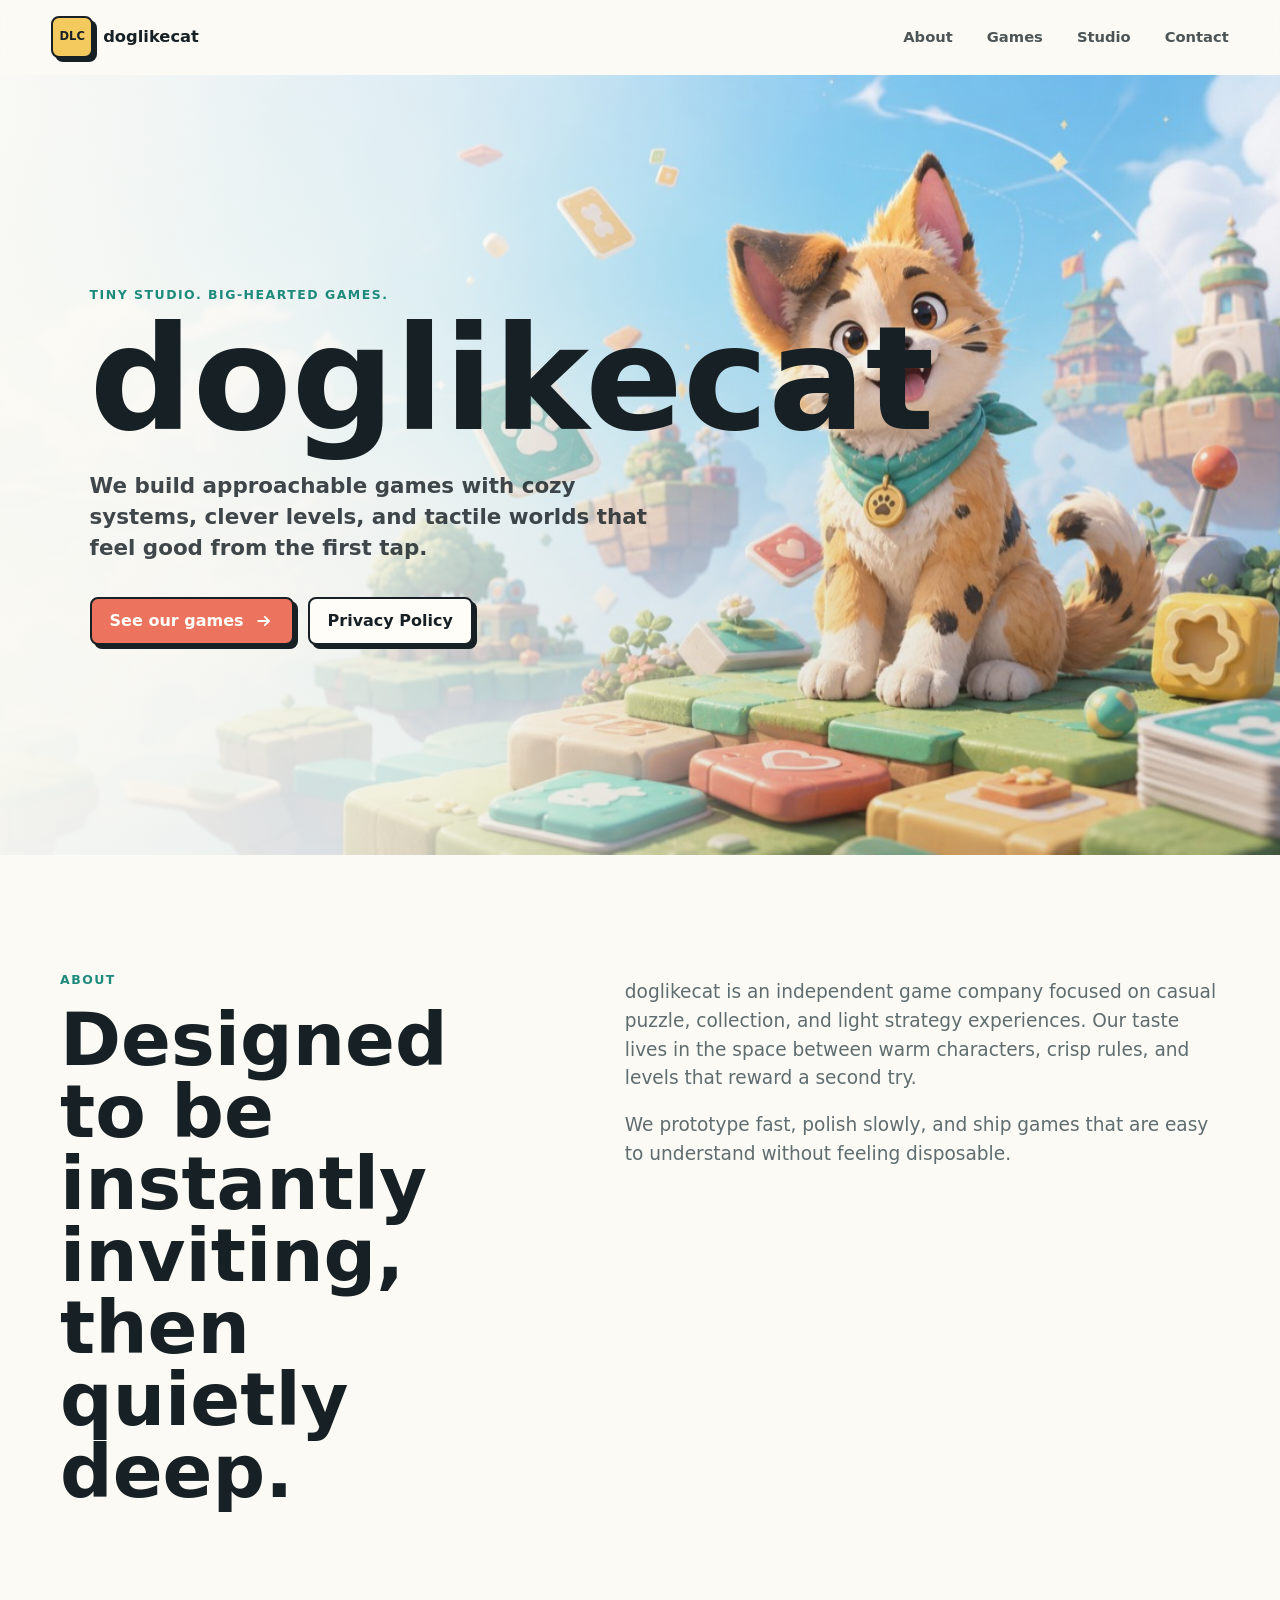
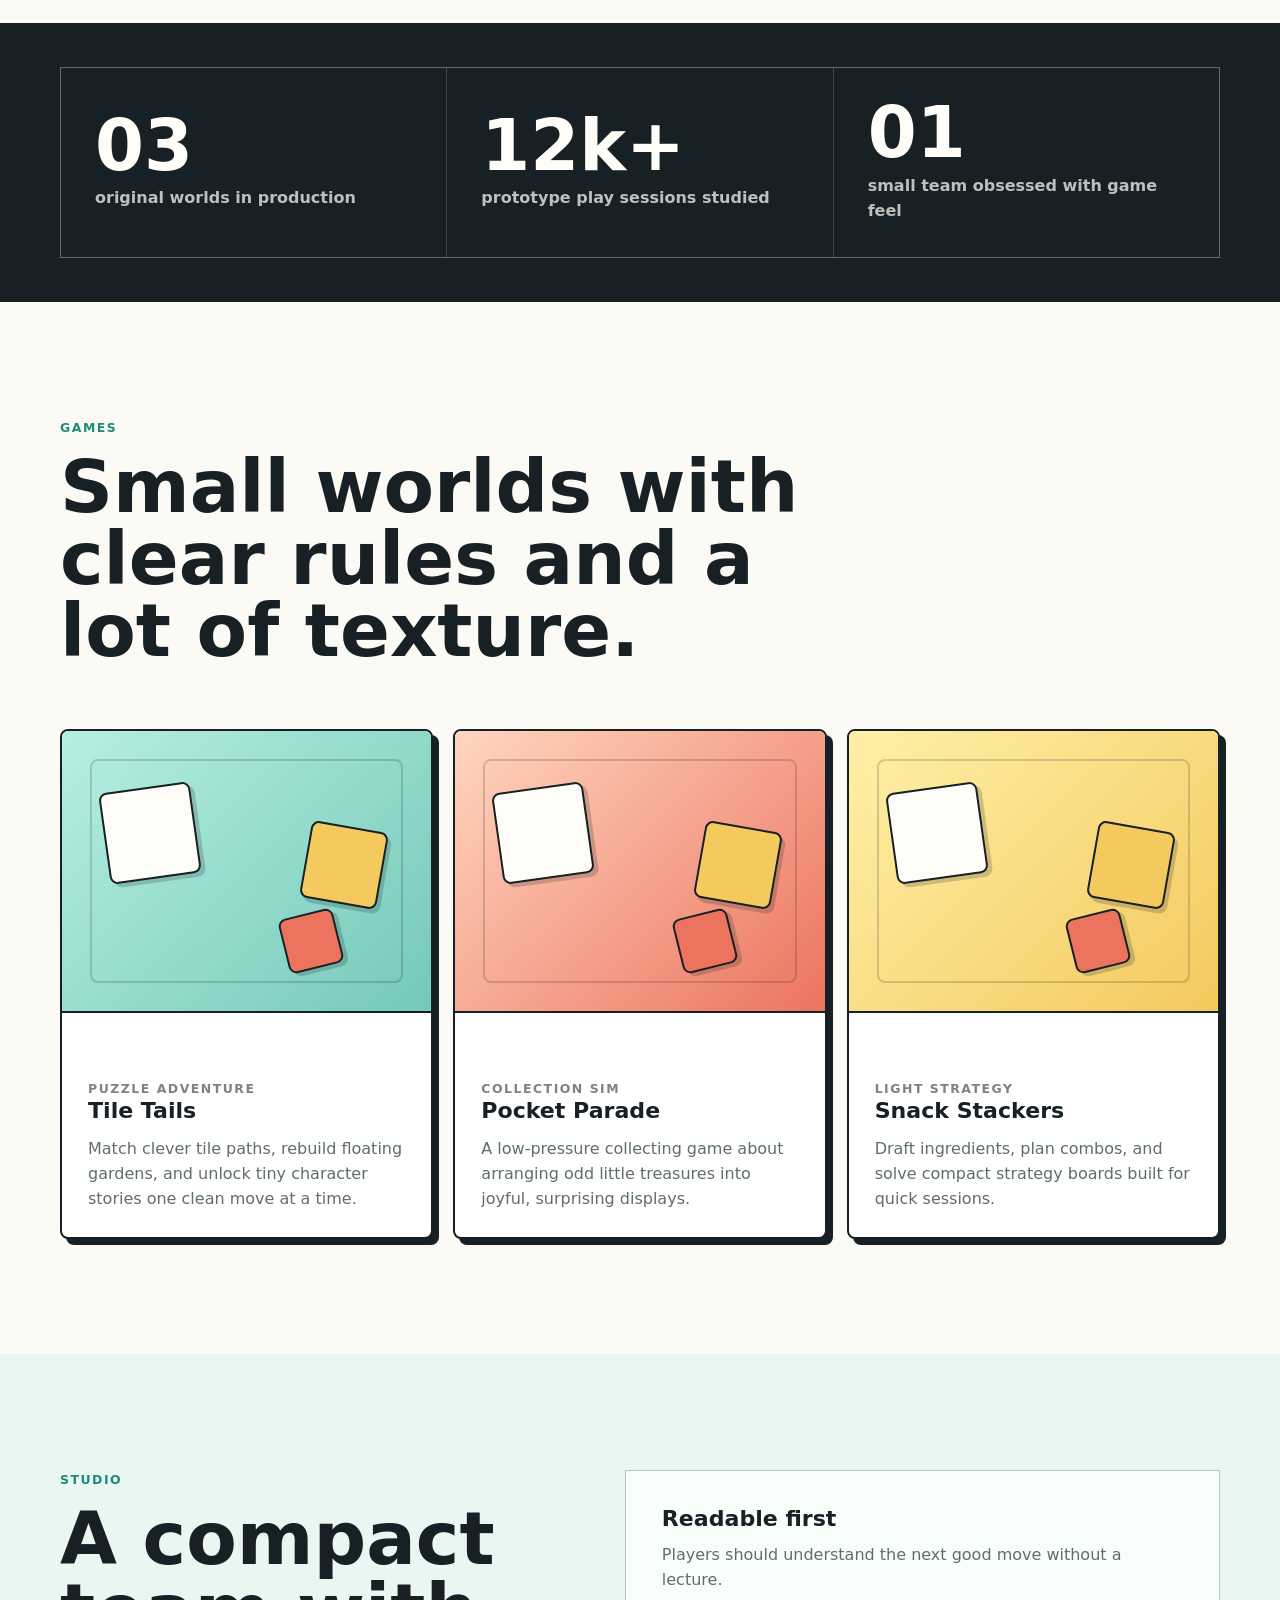
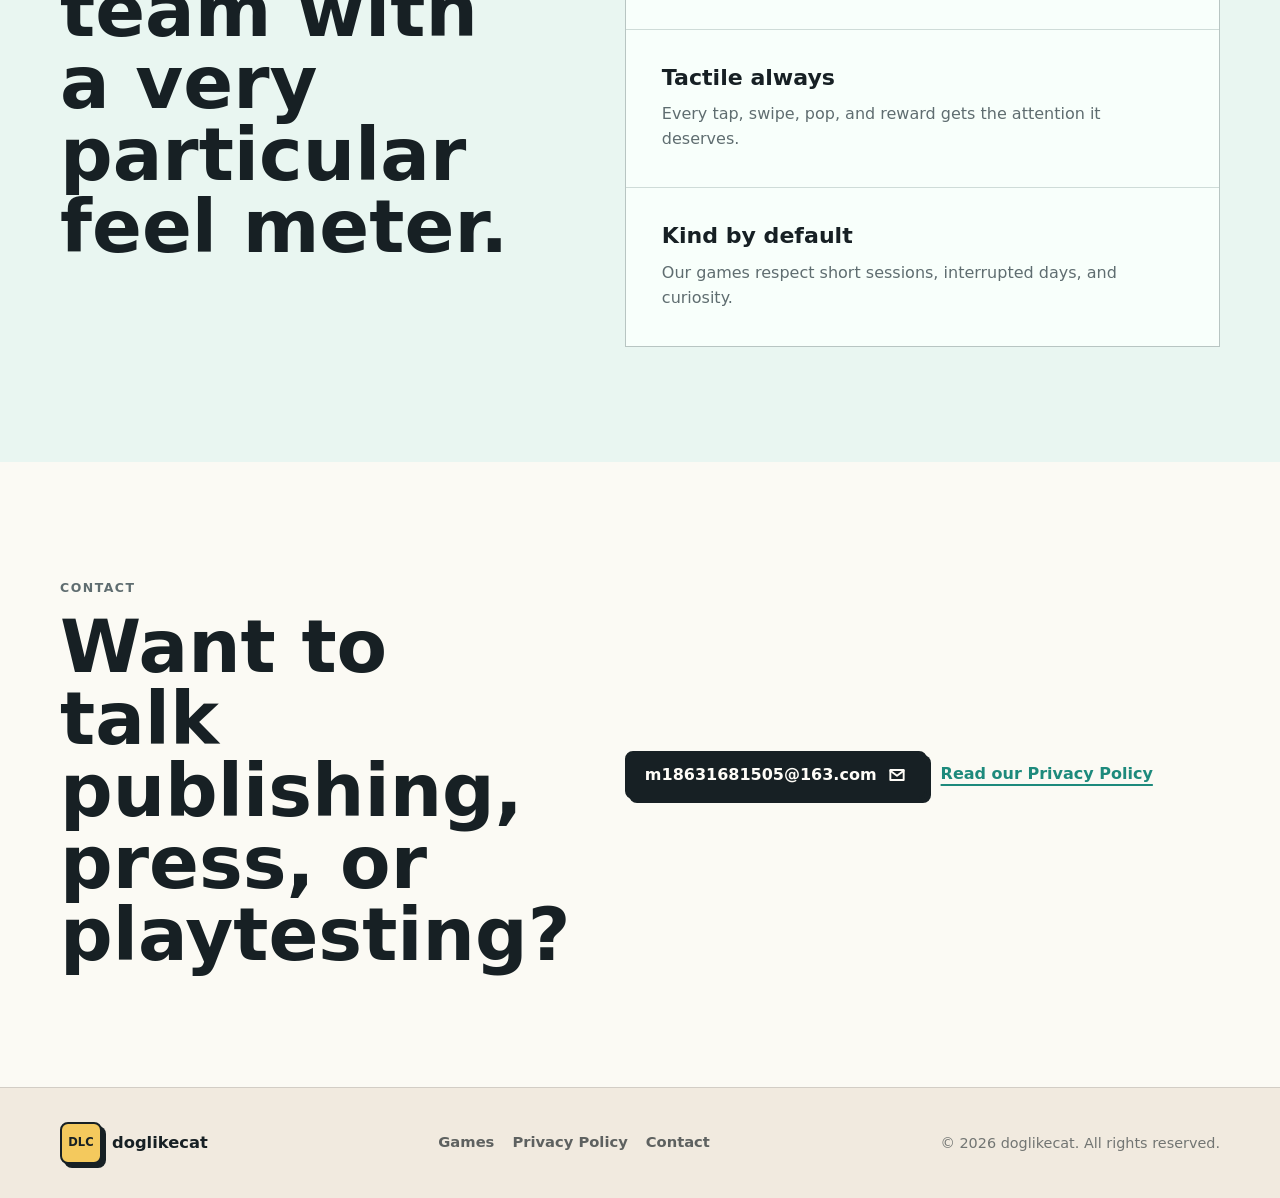
<file: index.html>
<!doctype html>
<html lang="en">
  <head>
    <meta charset="utf-8" />
    <meta name="viewport" content="width=device-width, initial-scale=1" />
    <title>doglikecat | Playful Indie Games</title>
    <meta
      name="description"
      content="doglikecat is a small game studio making warm, tactile, and replayable casual games."
    />
    <link rel="stylesheet" href="styles.css" />
  </head>
  <body>
    <header class="site-header" data-header>
      <a class="brand" href="index.html" aria-label="doglikecat home">
        <span class="brand-mark" aria-hidden="true">dlc</span>
        <span>doglikecat</span>
      </a>

      <nav class="site-nav" aria-label="Main navigation">
        <a href="#about">About</a>
        <a href="#games">Games</a>
        <a href="#studio">Studio</a>
        <a href="#contact">Contact</a>
      </nav>
    </header>

    <main>
      <section class="hero" aria-labelledby="hero-title">
        <img
          class="hero-image"
          src="[data-uri]"
          alt="A bright casual game world with floating tiles and the doglikecat mascot"
        />
        <div class="hero-shade" aria-hidden="true"></div>
        <div class="hero-content">
          <p class="eyebrow">Tiny studio. Big-hearted games.</p>
          <h1 id="hero-title">doglikecat</h1>
          <p class="hero-copy">
            We build approachable games with cozy systems, clever levels, and
            tactile worlds that feel good from the first tap.
          </p>
          <div class="hero-actions" aria-label="Primary actions">
            <a class="button button-primary" href="#games">
              <span>See our games</span>
              <svg viewBox="0 0 24 24" aria-hidden="true">
                <path d="M5 12h13m-5-5 5 5-5 5" />
              </svg>
            </a>
            <a class="button button-secondary" href="privacy.html">
              <span>Privacy Policy</span>
            </a>
          </div>
        </div>
      </section>

      <section class="intro" id="about" aria-labelledby="about-title">
        <div class="section-inner intro-grid">
          <div>
            <p class="section-kicker">About</p>
            <h2 id="about-title">Designed to be instantly inviting, then quietly deep.</h2>
          </div>
          <div class="intro-copy">
            <p>
              doglikecat is an independent game company focused on casual
              puzzle, collection, and light strategy experiences. Our taste
              lives in the space between warm characters, crisp rules, and
              levels that reward a second try.
            </p>
            <p>
              We prototype fast, polish slowly, and ship games that are easy to
              understand without feeling disposable.
            </p>
          </div>
        </div>
      </section>

      <section class="metrics" aria-label="Studio highlights">
        <div class="section-inner metrics-grid">
          <div class="metric">
            <strong>03</strong>
            <span>original worlds in production</span>
          </div>
          <div class="metric">
            <strong>12k+</strong>
            <span>prototype play sessions studied</span>
          </div>
          <div class="metric">
            <strong>01</strong>
            <span>small team obsessed with game feel</span>
          </div>
        </div>
      </section>

      <section class="games" id="games" aria-labelledby="games-title">
        <div class="section-inner">
          <div class="section-heading">
            <p class="section-kicker">Games</p>
            <h2 id="games-title">Small worlds with clear rules and a lot of texture.</h2>
          </div>

          <div class="game-list">
            <article class="game-tile game-mint">
              <div class="game-art" aria-hidden="true">
                <span></span>
                <span></span>
                <span></span>
              </div>
              <div class="game-body">
                <p class="tag">Puzzle Adventure</p>
                <h3>Tile Tails</h3>
                <p>
                  Match clever tile paths, rebuild floating gardens, and unlock
                  tiny character stories one clean move at a time.
                </p>
              </div>
            </article>

            <article class="game-tile game-coral">
              <div class="game-art" aria-hidden="true">
                <span></span>
                <span></span>
                <span></span>
              </div>
              <div class="game-body">
                <p class="tag">Collection Sim</p>
                <h3>Pocket Parade</h3>
                <p>
                  A low-pressure collecting game about arranging odd little
                  treasures into joyful, surprising displays.
                </p>
              </div>
            </article>

            <article class="game-tile game-sun">
              <div class="game-art" aria-hidden="true">
                <span></span>
                <span></span>
                <span></span>
              </div>
              <div class="game-body">
                <p class="tag">Light Strategy</p>
                <h3>Snack Stackers</h3>
                <p>
                  Draft ingredients, plan combos, and solve compact strategy
                  boards built for quick sessions.
                </p>
              </div>
            </article>
          </div>
        </div>
      </section>

      <section class="studio" id="studio" aria-labelledby="studio-title">
        <div class="section-inner studio-grid">
          <div>
            <p class="section-kicker">Studio</p>
            <h2 id="studio-title">A compact team with a very particular feel meter.</h2>
          </div>
          <div class="principles">
            <div>
              <h3>Readable first</h3>
              <p>Players should understand the next good move without a lecture.</p>
            </div>
            <div>
              <h3>Tactile always</h3>
              <p>Every tap, swipe, pop, and reward gets the attention it deserves.</p>
            </div>
            <div>
              <h3>Kind by default</h3>
              <p>Our games respect short sessions, interrupted days, and curiosity.</p>
            </div>
          </div>
        </div>
      </section>

      <section class="contact" id="contact" aria-labelledby="contact-title">
        <div class="section-inner contact-grid">
          <div>
            <p class="section-kicker">Contact</p>
            <h2 id="contact-title">Want to talk publishing, press, or playtesting?</h2>
          </div>
          <div class="contact-actions">
            <a class="button button-dark" href="mailto:m18631681505@163.com">
              <span>m18631681505@163.com</span>
              <svg viewBox="0 0 24 24" aria-hidden="true">
                <path d="M4 6h16v12H4z" />
                <path d="m4 7 8 6 8-6" />
              </svg>
            </a>
            <a class="text-link" href="privacy.html">Read our Privacy Policy</a>
          </div>
        </div>
      </section>
    </main>

    <footer class="site-footer">
      <div class="section-inner footer-grid">
        <a class="brand footer-brand" href="index.html" aria-label="doglikecat home">
          <span class="brand-mark" aria-hidden="true">dlc</span>
          <span>doglikecat</span>
        </a>
        <div class="footer-links">
          <a href="#games">Games</a>
          <a href="privacy.html">Privacy Policy</a>
          <a href="mailto:m18631681505@163.com">Contact</a>
        </div>
        <p>© 2026 doglikecat. All rights reserved.</p>
      </div>
    </footer>

    <script src="script.js"></script>
  </body>
</html>
</file>
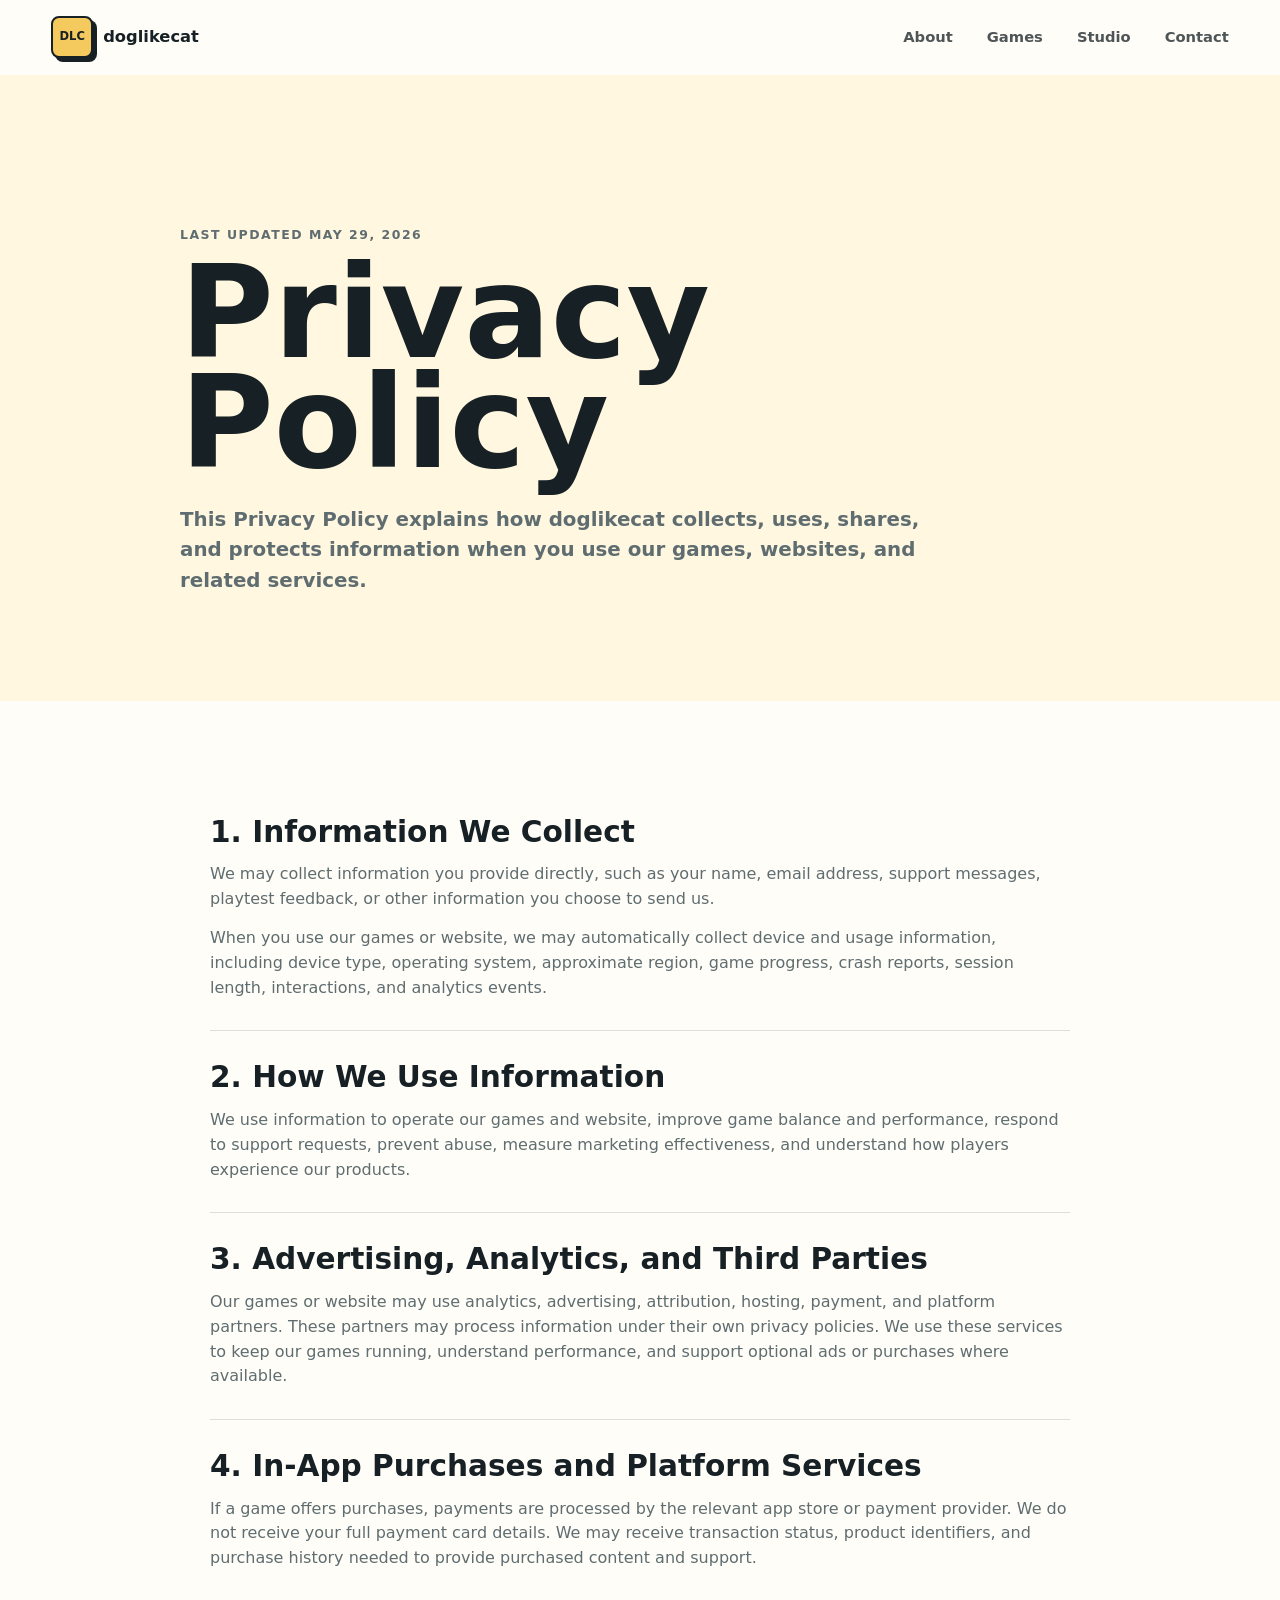
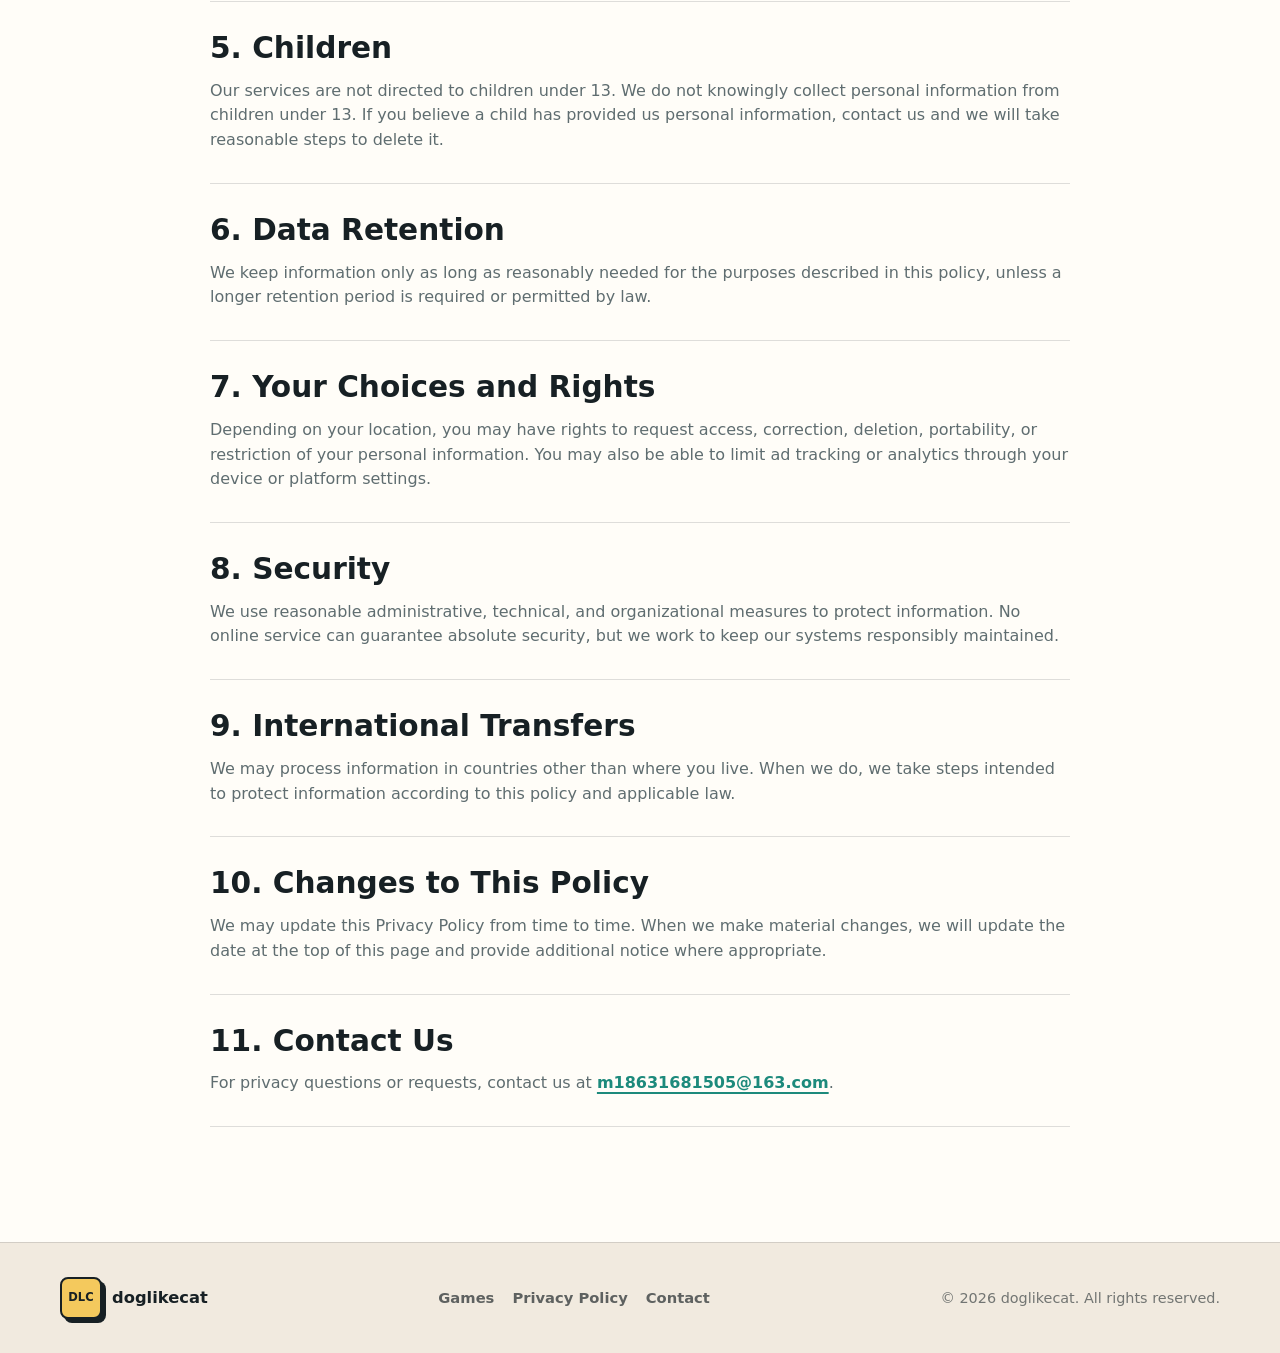
<file: privacy.html>
<!doctype html>
<html lang="en">
  <head>
    <meta charset="utf-8" />
    <meta name="viewport" content="width=device-width, initial-scale=1" />
    <title>Privacy Policy | doglikecat</title>
    <meta
      name="description"
      content="Privacy Policy for doglikecat games, websites, and services."
    />
    <link rel="stylesheet" href="styles.css" />
  </head>
  <body class="policy-page">
    <header class="site-header policy-header" data-header>
      <a class="brand" href="index.html" aria-label="doglikecat home">
        <span class="brand-mark" aria-hidden="true">dlc</span>
        <span>doglikecat</span>
      </a>

      <nav class="site-nav" aria-label="Main navigation">
        <a href="index.html#about">About</a>
        <a href="index.html#games">Games</a>
        <a href="index.html#studio">Studio</a>
        <a href="index.html#contact">Contact</a>
      </nav>
    </header>

    <main>
      <section class="policy-hero" aria-labelledby="policy-title">
        <div class="section-inner">
          <p class="eyebrow">Last updated May 29, 2026</p>
          <h1 id="policy-title">Privacy Policy</h1>
          <p>
            This Privacy Policy explains how doglikecat collects, uses, shares,
            and protects information when you use our games, websites, and
            related services.
          </p>
        </div>
      </section>

      <section class="policy-content" aria-label="Privacy policy details">
        <div class="policy-inner">
          <article>
            <h2>1. Information We Collect</h2>
            <p>
              We may collect information you provide directly, such as your name,
              email address, support messages, playtest feedback, or other
              information you choose to send us.
            </p>
            <p>
              When you use our games or website, we may automatically collect
              device and usage information, including device type, operating
              system, approximate region, game progress, crash reports, session
              length, interactions, and analytics events.
            </p>
          </article>

          <article>
            <h2>2. How We Use Information</h2>
            <p>
              We use information to operate our games and website, improve game
              balance and performance, respond to support requests, prevent
              abuse, measure marketing effectiveness, and understand how players
              experience our products.
            </p>
          </article>

          <article>
            <h2>3. Advertising, Analytics, and Third Parties</h2>
            <p>
              Our games or website may use analytics, advertising, attribution,
              hosting, payment, and platform partners. These partners may process
              information under their own privacy policies. We use these services
              to keep our games running, understand performance, and support
              optional ads or purchases where available.
            </p>
          </article>

          <article>
            <h2>4. In-App Purchases and Platform Services</h2>
            <p>
              If a game offers purchases, payments are processed by the relevant
              app store or payment provider. We do not receive your full payment
              card details. We may receive transaction status, product
              identifiers, and purchase history needed to provide purchased
              content and support.
            </p>
          </article>

          <article>
            <h2>5. Children</h2>
            <p>
              Our services are not directed to children under 13. We do not
              knowingly collect personal information from children under 13. If
              you believe a child has provided us personal information, contact
              us and we will take reasonable steps to delete it.
            </p>
          </article>

          <article>
            <h2>6. Data Retention</h2>
            <p>
              We keep information only as long as reasonably needed for the
              purposes described in this policy, unless a longer retention period
              is required or permitted by law.
            </p>
          </article>

          <article>
            <h2>7. Your Choices and Rights</h2>
            <p>
              Depending on your location, you may have rights to request access,
              correction, deletion, portability, or restriction of your personal
              information. You may also be able to limit ad tracking or analytics
              through your device or platform settings.
            </p>
          </article>

          <article>
            <h2>8. Security</h2>
            <p>
              We use reasonable administrative, technical, and organizational
              measures to protect information. No online service can guarantee
              absolute security, but we work to keep our systems responsibly
              maintained.
            </p>
          </article>

          <article>
            <h2>9. International Transfers</h2>
            <p>
              We may process information in countries other than where you live.
              When we do, we take steps intended to protect information according
              to this policy and applicable law.
            </p>
          </article>

          <article>
            <h2>10. Changes to This Policy</h2>
            <p>
              We may update this Privacy Policy from time to time. When we make
              material changes, we will update the date at the top of this page
              and provide additional notice where appropriate.
            </p>
          </article>

          <article>
            <h2>11. Contact Us</h2>
            <p>
              For privacy questions or requests, contact us at
              <a href="mailto:m18631681505@163.com">m18631681505@163.com</a>.
            </p>
          </article>
        </div>
      </section>
    </main>

    <footer class="site-footer">
      <div class="section-inner footer-grid">
        <a class="brand footer-brand" href="index.html" aria-label="doglikecat home">
          <span class="brand-mark" aria-hidden="true">dlc</span>
          <span>doglikecat</span>
        </a>
        <div class="footer-links">
          <a href="index.html#games">Games</a>
          <a href="privacy.html">Privacy Policy</a>
          <a href="mailto:m18631681505@163.com">Contact</a>
        </div>
        <p>© 2026 doglikecat. All rights reserved.</p>
      </div>
    </footer>

    <script src="script.js"></script>
  </body>
</html>
</file>
<file: styles.css>
:root {
  color-scheme: light;
  --ink: #172024;
  --muted: #5f6d70;
  --paper: #fbfaf4;
  --surface: #ffffff;
  --mint: #72c7b6;
  --mint-dark: #1d8a7c;
  --coral: #ec745f;
  --sun: #f4c95d;
  --sky: #8fc9e8;
  --line: rgba(23, 32, 36, 0.14);
  --shadow: 0 18px 60px rgba(36, 53, 57, 0.12);
  --max: 1160px;
}

* {
  box-sizing: border-box;
}

html {
  scroll-behavior: smooth;
}

body {
  margin: 0;
  background: var(--paper);
  color: var(--ink);
  font-family:
    Inter, ui-sans-serif, system-ui, -apple-system, BlinkMacSystemFont, "Segoe UI",
    sans-serif;
  line-height: 1.55;
}

img,
svg {
  display: block;
}

a {
  color: inherit;
  text-decoration: none;
}

.site-header {
  position: sticky;
  top: 0;
  z-index: 20;
  display: flex;
  align-items: center;
  justify-content: space-between;
  gap: 28px;
  min-height: 72px;
  padding: 16px clamp(20px, 4vw, 52px);
  background: rgba(251, 250, 244, 0.84);
  border-bottom: 1px solid rgba(23, 32, 36, 0);
  backdrop-filter: blur(16px);
  transition:
    border-color 180ms ease,
    box-shadow 180ms ease,
    background 180ms ease;
}

.site-header.is-scrolled {
  background: rgba(251, 250, 244, 0.94);
  border-color: var(--line);
  box-shadow: 0 8px 30px rgba(23, 32, 36, 0.06);
}

.brand {
  display: inline-flex;
  align-items: center;
  gap: 10px;
  color: var(--ink);
  font-size: 1.02rem;
  font-weight: 800;
  letter-spacing: 0;
  white-space: nowrap;
}

.brand-mark {
  display: inline-grid;
  width: 42px;
  height: 42px;
  place-items: center;
  border: 2px solid var(--ink);
  border-radius: 8px;
  background: var(--sun);
  box-shadow: 4px 4px 0 var(--ink);
  color: var(--ink);
  font-size: 0.72rem;
  line-height: 1;
  text-transform: uppercase;
}

.site-nav {
  display: flex;
  align-items: center;
  justify-content: flex-end;
  gap: clamp(14px, 3vw, 34px);
  color: rgba(23, 32, 36, 0.76);
  font-size: 0.92rem;
  font-weight: 700;
}

.site-nav a {
  position: relative;
  padding: 6px 0;
}

.site-nav a::after {
  position: absolute;
  right: 0;
  bottom: 0;
  left: 0;
  height: 2px;
  background: var(--coral);
  content: "";
  opacity: 0;
  transform: scaleX(0.5);
  transition:
    opacity 160ms ease,
    transform 160ms ease;
}

.site-nav a:hover::after,
.site-nav a:focus-visible::after {
  opacity: 1;
  transform: scaleX(1);
}

.hero {
  position: relative;
  display: grid;
  min-height: min(780px, calc(100svh - 56px));
  overflow: hidden;
  background: #cceef8;
}

.hero-image {
  position: absolute;
  inset: 0;
  width: 100%;
  height: 100%;
  object-fit: cover;
  object-position: center;
}

.hero-shade {
  position: absolute;
  inset: 0;
  background:
    linear-gradient(90deg, rgba(251, 250, 244, 0.92) 0%, rgba(251, 250, 244, 0.66) 34%, rgba(251, 250, 244, 0.08) 66%),
    linear-gradient(0deg, rgba(23, 32, 36, 0.12), rgba(23, 32, 36, 0));
}

.hero-content {
  position: relative;
  align-self: center;
  width: min(680px, calc(100% - 40px));
  margin-left: clamp(20px, 7vw, 96px);
  padding: clamp(42px, 7vw, 82px) 0;
}

.eyebrow,
.section-kicker,
.tag {
  margin: 0 0 14px;
  color: var(--mint-dark);
  font-size: 0.78rem;
  font-weight: 900;
  letter-spacing: 0.12em;
  text-transform: uppercase;
}

.hero h1,
.policy-hero h1 {
  margin: 0;
  font-size: 9rem;
  line-height: 0.86;
  letter-spacing: 0;
}

.hero-copy {
  width: min(590px, 100%);
  margin: 28px 0 0;
  color: rgba(23, 32, 36, 0.82);
  font-size: 1.34rem;
  font-weight: 600;
  line-height: 1.45;
}

.hero-actions,
.contact-actions {
  display: flex;
  flex-wrap: wrap;
  gap: 14px;
  margin-top: 34px;
}

.button {
  display: inline-flex;
  align-items: center;
  justify-content: center;
  gap: 10px;
  min-height: 48px;
  padding: 12px 18px;
  border: 2px solid var(--ink);
  border-radius: 8px;
  box-shadow: 4px 4px 0 var(--ink);
  font-weight: 850;
  line-height: 1.1;
  transition:
    transform 160ms ease,
    box-shadow 160ms ease,
    background 160ms ease;
}

.button svg {
  width: 20px;
  height: 20px;
  fill: none;
  stroke: currentColor;
  stroke-linecap: round;
  stroke-linejoin: round;
  stroke-width: 2.3;
}

.button:hover,
.button:focus-visible {
  transform: translate(2px, 2px);
  box-shadow: 2px 2px 0 var(--ink);
}

.button-primary {
  background: var(--coral);
  color: #fffdf8;
}

.button-secondary {
  background: #fffdf8;
  color: var(--ink);
}

.button-dark {
  background: var(--ink);
  color: #fffdf8;
}

.section-inner {
  width: min(var(--max), calc(100% - 40px));
  margin: 0 auto;
}

.intro,
.games,
.studio,
.contact,
.policy-content {
  padding: clamp(72px, 9vw, 118px) 0;
}

.intro {
  background: var(--paper);
}

.intro-grid,
.studio-grid,
.contact-grid {
  display: grid;
  grid-template-columns: minmax(0, 0.82fr) minmax(0, 1fr);
  gap: clamp(34px, 6vw, 92px);
  align-items: start;
}

h2 {
  margin: 0;
  font-size: 4.6rem;
  line-height: 0.98;
  letter-spacing: 0;
}

h3 {
  margin: 0;
  font-size: 1.38rem;
  line-height: 1.1;
}

.intro-copy p,
.principles p,
.contact-grid p,
.policy-hero p,
.policy-content p,
.game-body p {
  color: var(--muted);
}

.intro-copy {
  display: grid;
  gap: 18px;
  padding-top: 8px;
}

.intro-copy p {
  margin: 0;
  font-size: 1.16rem;
}

.metrics {
  padding: 44px 0;
  background: var(--ink);
  color: #fffdf8;
}

.metrics-grid {
  display: grid;
  grid-template-columns: repeat(3, minmax(0, 1fr));
  gap: 1px;
  background: rgba(255, 253, 248, 0.18);
  border: 1px solid rgba(255, 253, 248, 0.18);
}

.metric {
  display: grid;
  min-height: 150px;
  align-content: center;
  gap: 8px;
  padding: clamp(22px, 3vw, 34px);
  background: var(--ink);
}

.metric strong {
  font-size: 4.4rem;
  line-height: 0.9;
  letter-spacing: 0;
}

.metric span {
  color: rgba(255, 253, 248, 0.72);
  font-weight: 750;
}

.section-heading {
  width: min(780px, 100%);
  margin-bottom: clamp(34px, 5vw, 62px);
}

.game-list {
  display: grid;
  grid-template-columns: repeat(3, minmax(0, 1fr));
  gap: 20px;
}

.game-tile {
  display: grid;
  overflow: hidden;
  min-height: 510px;
  border: 2px solid var(--ink);
  border-radius: 8px;
  background: var(--surface);
  box-shadow: 6px 6px 0 var(--ink);
}

.game-art {
  position: relative;
  min-height: 255px;
  overflow: hidden;
  border-bottom: 2px solid var(--ink);
}

.game-art::before {
  position: absolute;
  inset: 28px;
  border: 2px solid rgba(23, 32, 36, 0.18);
  border-radius: 8px;
  content: "";
}

.game-art span {
  position: absolute;
  display: block;
  border: 2px solid var(--ink);
  border-radius: 8px;
  box-shadow: 4px 4px 0 rgba(23, 32, 36, 0.2);
}

.game-art span:nth-child(1) {
  top: 56px;
  left: 42px;
  width: 92px;
  height: 92px;
  background: #fffdf8;
  transform: rotate(-8deg);
}

.game-art span:nth-child(2) {
  top: 95px;
  right: 48px;
  width: 78px;
  height: 78px;
  background: var(--sun);
  transform: rotate(10deg);
}

.game-art span:nth-child(3) {
  right: 92px;
  bottom: 42px;
  width: 56px;
  height: 56px;
  background: var(--coral);
  transform: rotate(-14deg);
}

.game-mint .game-art {
  background: linear-gradient(135deg, #b7eee3, #74c9b9);
}

.game-coral .game-art {
  background: linear-gradient(135deg, #ffd6bf, #ec745f);
}

.game-sun .game-art {
  background: linear-gradient(135deg, #fff0a8, #f4c95d);
}

.game-body {
  display: flex;
  flex-direction: column;
  justify-content: flex-end;
  padding: 26px;
}

.game-body p {
  margin: 14px 0 0;
}

.game-body .tag {
  color: rgba(23, 32, 36, 0.56);
}

.studio {
  background: #e9f6f1;
}

.principles {
  display: grid;
  gap: 1px;
  border: 1px solid rgba(23, 32, 36, 0.12);
  background: rgba(23, 32, 36, 0.12);
}

.principles div {
  padding: clamp(24px, 4vw, 36px);
  background: #f8fffb;
}

.principles p {
  margin: 12px 0 0;
}

.contact {
  background: var(--paper);
}

.contact-grid {
  align-items: center;
}

.contact-actions {
  justify-content: flex-start;
  margin-top: 0;
}

.text-link {
  display: inline-flex;
  align-items: center;
  min-height: 48px;
  color: var(--mint-dark);
  font-weight: 850;
  text-decoration: underline;
  text-decoration-thickness: 2px;
  text-underline-offset: 5px;
}

.site-footer {
  padding: 34px 0;
  background: #f1eadf;
  border-top: 1px solid var(--line);
}

.footer-grid {
  display: grid;
  grid-template-columns: auto 1fr auto;
  gap: 24px;
  align-items: center;
}

.footer-links {
  display: flex;
  flex-wrap: wrap;
  justify-content: center;
  gap: 18px;
  color: rgba(23, 32, 36, 0.68);
  font-size: 0.92rem;
  font-weight: 750;
}

.site-footer p {
  margin: 0;
  color: rgba(23, 32, 36, 0.58);
  font-size: 0.9rem;
  text-align: right;
}

.policy-page {
  background: #fffdf8;
}

.policy-header {
  background: rgba(255, 253, 248, 0.9);
}

.policy-hero {
  padding: clamp(82px, 12vw, 150px) 0 clamp(62px, 9vw, 104px);
  background: #fff7df;
}

.policy-hero .section-inner {
  width: min(920px, calc(100% - 40px));
}

.policy-hero h1 {
  font-size: 8rem;
}

.policy-hero p:not(.eyebrow) {
  max-width: 760px;
  margin: 26px 0 0;
  font-size: 1.24rem;
  font-weight: 650;
}

.policy-inner {
  width: min(860px, calc(100% - 40px));
  margin: 0 auto;
}

.policy-content article {
  padding: 30px 0;
  border-bottom: 1px solid var(--line);
}

.policy-content article:first-child {
  padding-top: 0;
}

.policy-content h2 {
  font-size: 1.85rem;
  line-height: 1.1;
}

.policy-content p {
  margin: 14px 0 0;
}

.policy-content a {
  color: var(--mint-dark);
  font-weight: 800;
  text-decoration: underline;
  text-decoration-thickness: 2px;
  text-underline-offset: 4px;
}

:focus-visible {
  outline: 3px solid var(--sky);
  outline-offset: 4px;
}

@media (max-width: 860px) {
  .site-header {
    align-items: flex-start;
    flex-direction: column;
    gap: 12px;
    min-height: auto;
  }

  .site-nav {
    width: 100%;
    justify-content: flex-start;
    overflow-x: auto;
    padding-bottom: 4px;
  }

  .hero {
    min-height: 760px;
  }

  .hero-image {
    object-position: 62% center;
  }

  .hero-shade {
    background:
      linear-gradient(180deg, rgba(251, 250, 244, 0.96) 0%, rgba(251, 250, 244, 0.72) 45%, rgba(251, 250, 244, 0.08) 100%),
      linear-gradient(0deg, rgba(23, 32, 36, 0.12), rgba(23, 32, 36, 0));
  }

  .hero-content {
    align-self: start;
    margin: 0 auto;
    padding-top: 74px;
  }

  .hero h1,
  .policy-hero h1 {
    font-size: 6.4rem;
  }

  .hero-copy {
    font-size: 1.18rem;
  }

  h2 {
    font-size: 3.4rem;
  }

  .metric strong {
    font-size: 3.5rem;
  }

  .intro-grid,
  .studio-grid,
  .contact-grid {
    grid-template-columns: 1fr;
  }

  .metrics-grid,
  .game-list,
  .footer-grid {
    grid-template-columns: 1fr;
  }

  .game-tile {
    min-height: auto;
  }

  .footer-links {
    justify-content: flex-start;
  }

  .site-footer p {
    text-align: left;
  }
}

@media (max-width: 560px) {
  .site-header {
    padding: 14px 18px;
  }

  .site-nav {
    gap: 18px;
    font-size: 0.88rem;
  }

  .brand-mark {
    width: 38px;
    height: 38px;
  }

  .hero {
    min-height: 690px;
  }

  .hero h1,
  .policy-hero h1 {
    font-size: 4.2rem;
  }

  h2 {
    font-size: 2.6rem;
  }

  .intro-copy p,
  .policy-hero p:not(.eyebrow) {
    font-size: 1.06rem;
  }

  .policy-content h2 {
    font-size: 1.45rem;
  }

  .hero-actions,
  .contact-actions {
    align-items: stretch;
    flex-direction: column;
  }

  .button {
    width: 100%;
  }

  .section-inner,
  .policy-inner,
  .policy-hero .section-inner {
    width: calc(100% - 32px);
  }

  .intro,
  .games,
  .studio,
  .contact,
  .policy-content {
    padding: 62px 0;
  }

  .metric {
    min-height: 128px;
  }

  .game-art {
    min-height: 220px;
  }
}

@media (prefers-reduced-motion: reduce) {
  *,
  *::before,
  *::after {
    scroll-behavior: auto !important;
    transition-duration: 0.01ms !important;
  }
}
</file>
